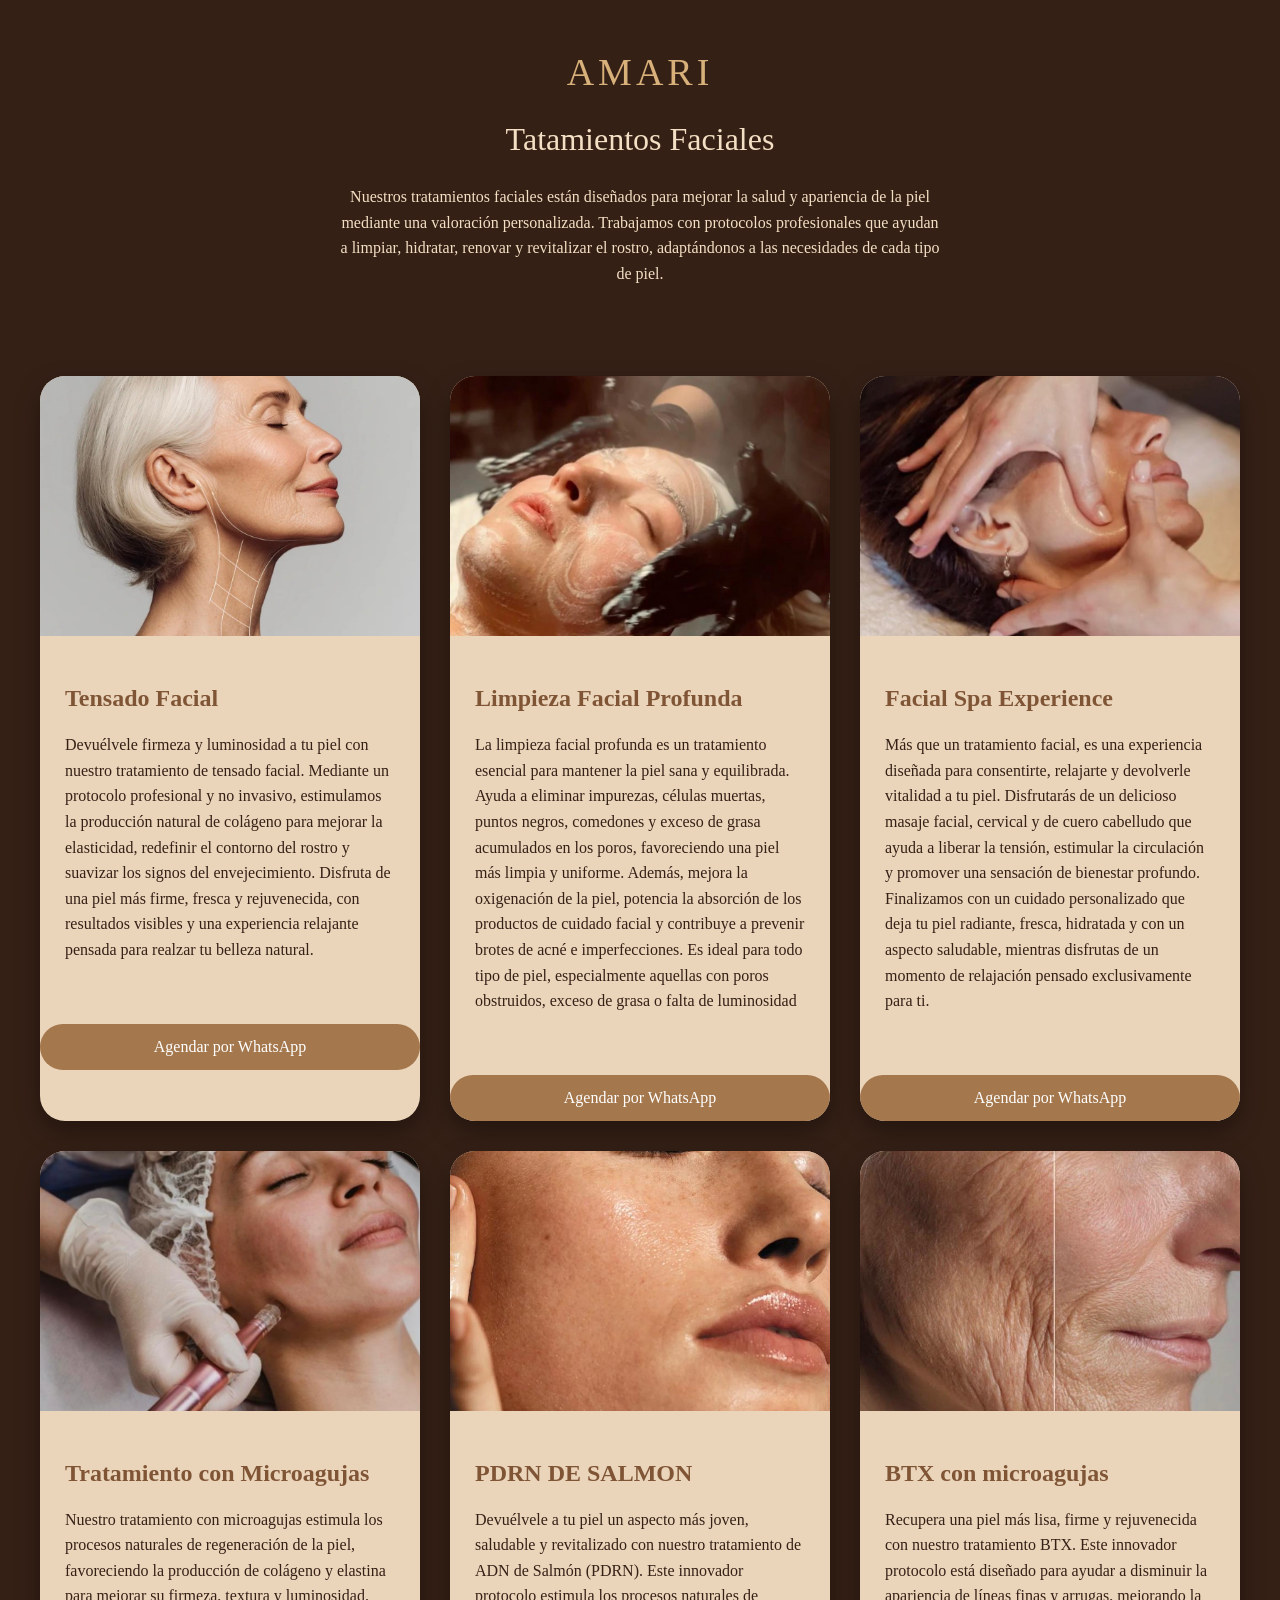
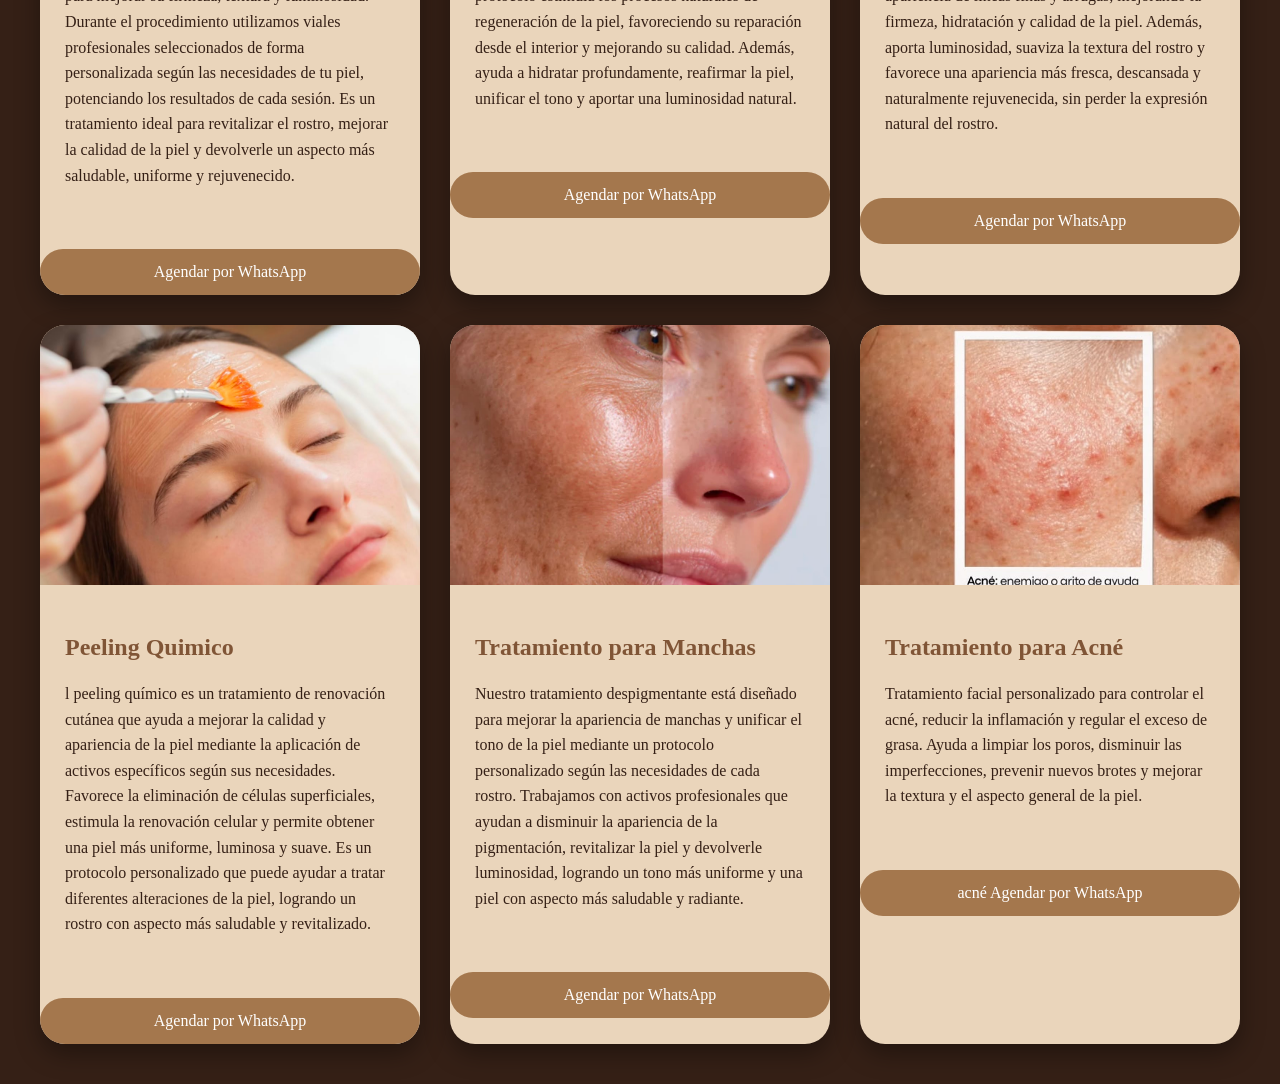
<file: faciales.html>
<!DOCTYPE html>
<html lang="es">
<head>

<meta charset="UTF-8">
<meta name="viewport" content="width=device-width, initial-scale=1.0">

<title>Tratamientos Faciales | AMARI Clínica Estética</title>

<style>

body{
margin:0;
font-family:"Georgia", serif;
background:#352016;
color:#f3dfc3;
}


/* ENCABEZADO */

.hero{
text-align:center;
padding:50px 20px;
}

.logo{
font-size:38px;
letter-spacing:4px;
color:#d8b07a;
}

.hero h1{
font-size:32px;
font-weight:normal;
}

.hero p{
max-width:600px;
margin:auto;
line-height:1.6;
}



/* SERVICIOS */

.contenedor{

display:grid;
grid-template-columns:repeat(auto-fit,minmax(280px,1fr));
gap:30px;
padding:40px;

}



.card{

background:#ead5bb;
color:#352016;
border-radius:25px;
overflow:hidden;
box-shadow:0 10px 25px rgba(0,0,0,.35);

}



.card img{

width:100%;
height:260px;
object-fit:cover;

}



.contenido{

padding:25px;

}



.contenido h2{

color:#805536;
font-size:24px;

}



.contenido p{

line-height:1.6;

}



.beneficios{

margin-top:15px;
font-size:14px;

}



.boton{

display:block;
text-align:center;
background:#a4774d;
color:white;
padding:14px;
border-radius:30px;
text-decoration:none;
margin-top:20px;

}



.boton:hover{

background:#8a603b;

}



</style>

</head>


<body>



<section class="hero">

<div class="logo">AMARI</div>

<h1>Tatamientos Faciales</h1>

<p>
Nuestros tratamientos faciales están diseñados para mejorar la salud y apariencia de la piel mediante una valoración personalizada. Trabajamos con protocolos profesionales que ayudan a limpiar, hidratar, renovar y revitalizar el rostro, adaptándonos a las necesidades de cada tipo de piel.
</p>

</section>



<section class="contenedor">



<!-- SERVICIO 1 -->

<div class="card">

<img src="img/IMAGEN1.jpg">

<div class="contenido">

<h2>Tensado Facial</h2>

<p>
Devuélvele firmeza y luminosidad a tu piel con nuestro tratamiento de tensado facial. Mediante un protocolo profesional y no invasivo, estimulamos la producción natural de colágeno para mejorar la elasticidad, redefinir el contorno del rostro y suavizar los signos del envejecimiento. Disfruta de una piel más firme, fresca y rejuvenecida, con resultados visibles y una experiencia relajante pensada para realzar tu belleza natural.
</p>



</div>


<a class="boton" href="https://wa.me/60685810?text=Hola quiero agendar el protocolo tensado facial ">

Agendar por WhatsApp

</a>


</div>

</div>

<!-- SERVICIO 2 -->

<div class="card">

<img src="img/IMAGEN2.jpg">

<div class="contenido">

<h2>Limpieza Facial Profunda</h2>

<p>
La limpieza facial profunda es un tratamiento esencial para mantener la piel sana y equilibrada. Ayuda a eliminar impurezas, células muertas, puntos negros, comedones y exceso de grasa acumulados en los poros, favoreciendo una piel más limpia y uniforme. Además, mejora la oxigenación de la piel, potencia la absorción de los productos de cuidado facial y contribuye a prevenir brotes de acné e imperfecciones. Es ideal para todo tipo de piel, especialmente aquellas con poros obstruidos, exceso de grasa o falta de luminosidad
</p>


</div>


<a class="boton" href="https://wa.me/60685810?text=Hola quiero agendar una Limpieza Facial Profunda">

Agendar por WhatsApp

</a>


</div>

</div>

<!-- SERVICIO 4 -->

<div class="card">

<img src="img/IMAGEN3.jpg">

<div class="contenido">

<h2>Facial Spa Experience</h2>

<p>
Más que un tratamiento facial, es una experiencia diseñada para consentirte, relajarte y devolverle vitalidad a tu piel. Disfrutarás de un delicioso masaje facial, cervical y de cuero cabelludo que ayuda a liberar la tensión, estimular la circulación y promover una sensación de bienestar profundo. Finalizamos con un cuidado personalizado que deja tu piel radiante, fresca, hidratada y con un aspecto saludable, mientras disfrutas de un momento de relajación pensado exclusivamente para ti.
</p>


</div>


<a class="boton" href="https://wa.me/60685810 NUMERO?text=Hola quiero agendar un Facial Spa Experince">

Agendar por WhatsApp

</a>


</div>

</div>

<!-- SERVICIO 2 -->

<div class="card">

<img src="img/IMAGEN4.jpg">

<div class="contenido">

<h2>Tratamiento con Microagujas</h2>

<p>
Nuestro tratamiento con microagujas estimula los procesos naturales de regeneración de la piel, favoreciendo la producción de colágeno y elastina para mejorar su firmeza, textura y luminosidad. Durante el procedimiento utilizamos viales profesionales seleccionados de forma personalizada según las necesidades de tu piel, potenciando los resultados de cada sesión. Es un tratamiento ideal para revitalizar el rostro, mejorar la calidad de la piel y devolverle un aspecto más saludable, uniforme y rejuvenecido.
</p>


</div>


<a class="boton" href="https://wa.me/60685810?text=Hola quiero agendar un Facial con Microagujas">

Agendar por WhatsApp

</a>


</div>

</div>


<!-- SERVICIO 5 -->

<div class="card">

<img src="img/IMAGEN5.jpg">

<div class="contenido">

<h2>PDRN DE SALMON</h2>

<p>
Devuélvele a tu piel un aspecto más joven, saludable y revitalizado con nuestro tratamiento de ADN de Salmón (PDRN). Este innovador protocolo estimula los procesos naturales de regeneración de la piel, favoreciendo su reparación desde el interior y mejorando su calidad. Además, ayuda a hidratar profundamente, reafirmar la piel, unificar el tono y aportar una luminosidad natural.

</p>


</div>


<a class="boton" href="https://wa.me/60685810?text=Hola quiero agendar un Facial con PDRN de salmon">

Agendar por WhatsApp

</a>


</div>

</div>

<!-- SERVICIO 6 -->

<div class="card">

<img src="img/IMAGEN6.jpg">

<div class="contenido">

<h2>BTX con microagujas</h2>

<p>
Recupera una piel más lisa, firme y rejuvenecida con nuestro tratamiento BTX. Este innovador protocolo está diseñado para ayudar a disminuir la apariencia de líneas finas y arrugas, mejorando la firmeza, hidratación y calidad de la piel. Además, aporta luminosidad, suaviza la textura del rostro y favorece una apariencia más fresca, descansada y naturalmente rejuvenecida, sin perder la expresión natural del rostro.
</p>


</div>


<a class="boton" href="https://wa.me/60586810?text=Hola quiero agendar un Facial BTX">

Agendar por WhatsApp

</a>


</div>

</div>

<!-- SERVICIO 7 -->

<div class="card">

<img src="img/IMAGEN22.jpg">

<div class="contenido">

<h2> Peeling Quimico</h2>

<p>
l peeling químico es un tratamiento de renovación cutánea que ayuda a mejorar la calidad y apariencia de la piel mediante la aplicación de activos específicos según sus necesidades. Favorece la eliminación de células superficiales, estimula la renovación celular y permite obtener una piel más uniforme, luminosa y suave. Es un protocolo personalizado que puede ayudar a tratar diferentes alteraciones de la piel, logrando un rostro con aspecto más saludable y revitalizado.
</p>



</div>

<a class="boton" href="https://wa.me/60586810 NUMERO?text=Hola quiero agendar un Tratamieento con peeling">

Agendar por WhatsApp

</a>

</div>
</div>

<!-- SERVICIO 8 -->

<div class="card">

<img src="img/IMAGEN12.jpg">

<div class="contenido">

<h2>Tratamiento para Manchas</h2>

<p>
Nuestro tratamiento despigmentante está diseñado para mejorar la apariencia de manchas y unificar el tono de la piel mediante un protocolo personalizado según las necesidades de cada rostro. Trabajamos con activos profesionales que ayudan a disminuir la apariencia de la pigmentación, revitalizar la piel y devolverle luminosidad, logrando un tono más uniforme y una piel con aspecto más saludable y radiante. 
</p>


</div>


<a class="boton" href="https://wa.me/60586810?text=Hola quiero agendar un Tratamiento para Manchas">

Agendar por WhatsApp

</a>


</div>

</div>

<!-- SERVICIO 9 -->


<!-- SERVICIO 10 -->

<div class="card">

<img src="img/IMAGEN11.jpg">

<div class="contenido">

<h2> Tratamiento para Acné</h2>

<p>
Tratamiento facial personalizado para controlar el acné, reducir la inflamación y regular el exceso de grasa. Ayuda a limpiar los poros, disminuir las imperfecciones, prevenir nuevos brotes y mejorar la textura y el aspecto general de la piel.
</p>


</div>

<a class="boton" href="https://wa.me/60586810 NUMERO?text=Hola quiero agendar el protocolo para acné">
acné
Agendar por WhatsApp

</a>

</div>
</div>
</section>


</body>
</html>
</file>
